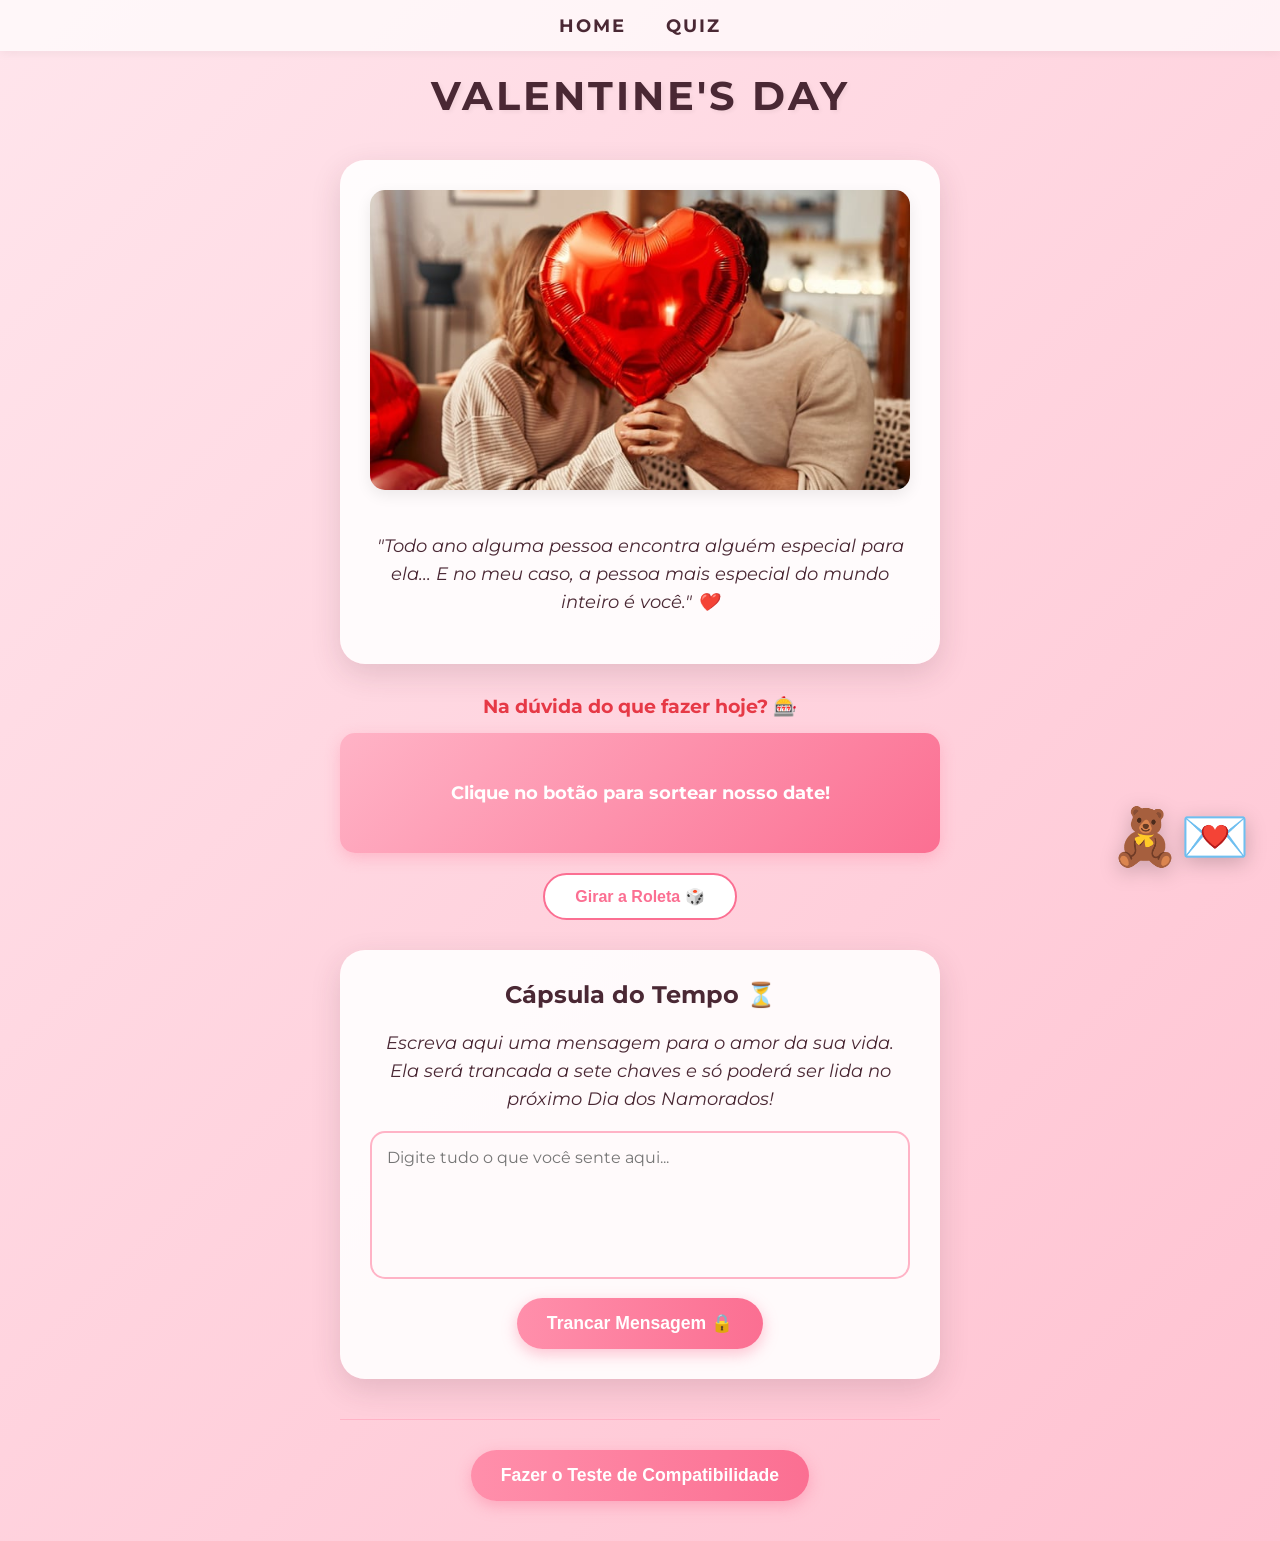
<file: site feito/index.html>
<!-- tudo oq vc botar aq vai aparecer sem nada, o html seria como o visual do site, vc pode criar botoes como o <a> no nav mas se nao tiver o js ele nao vai executar nada, o html é o visual o js é o background onde vc bota oq vai acontecer por tras quando vc clicar aquele botao  -->
<!DOCTYPE html>
<html lang="pt-br">
<head>
    <meta charset="UTF-8">
    <meta name="viewport" content="width=device-width, initial-scale=1.0">
    <title>Valentine's Day</title>
    <link href="https://fonts.googleapis.com/css2?family=Montserrat:wght@300;500;700&display=swap" rel="stylesheet">
    <!-- linka as fontes do google para o seu site. href é o link exato de onde vai pegar essa fonte. rel vai ser sempre padrao -->
    <link rel="stylesheet" href="style.css">
</head>
<body>

    <nav class="menu-navegacao">
        <!-- nav é o menu de navegação onde geralmente fica a home, e outras coisas. fica no topo do site.    o class é onde o css consegue identificar oq ele ta alterando e entrar em ação  -->
        <a href="#" onclick="mostrarAba('home')">HOME</a>
        <a href="#" onclick="mostrarAba('quiz')">QUIZ</a>
        <!-- você cria o <a> o botão, por exemplo o home,e ele ja vem junto com o href, o href seria onde a pessoa vai parar quando clicar no botão, quando você bota #, força o usuario a ficar na mesma pagina -->
            
        <!-- onclick vai chamar a funcao mostrarAba la no js. quando a pessoa clica em home por exemplo, o html vai ver essa função mostraraba(aba) no js e ai aba = "home" continua linha 8 js -->
    </nav>

    <header>
        <h1>Valentine's Day</h1>
    </header>

    <main class="conteudo-principal">
        <!-- main é o conteudo principal do site -->
        <div id="aba-home">
        <!-- O id serve para identificar um elemento único na página inteira. Não podem existir dois elementos com o mesmo id. -->
            <div class="card-romantico">
        <!-- A class serve para identificar um grupo de elementos que vão ter o mesmo estilo visual. Você pode repetir a mesma classe quantas vezes quiser no site. -->
                <img src="imagens.jpg" alt="foto do casal" class="foto-casal">
                <p class="texto-romantico">
                    "Todo ano alguma pessoa encontra alguém especial para ela... E no meu caso, a pessoa mais especial do mundo inteiro é você." ❤️
                </p>
            </div>
            
            <div class="area-roleta">
                <h3 class="titulo-roleta">Na dúvida do que fazer hoje? 🎰</h3>
                <div id="resultado-roleta" class="card-roleta">
                    <span>Clique no botão para sortear nosso date!</span>
                </div>
                <button class="btn-roleta" onclick="sortearDate()">Girar a Roleta 🎲</button>
            </div>

            <!-- INÍCIO CÁPSULA DO TEMPO NA HOME -->
            <div class="card-romantico" style="margin-top: 30px;">
                <h2 style="color: #4a2834; margin-top: 0;">Cápsula do Tempo ⏳</h2>
                
                <!-- ESTADO 1: ESCREVER MENSAGEM -->
                <div id="capsula-escrever">
                    <p class="texto-romantico">Escreva aqui uma mensagem para o amor da sua vida. Ela será trancada a sete chaves e só poderá ser lida no próximo Dia dos Namorados!</p>
                    <textarea id="texto-capsula" class="caixa-texto" placeholder="Digite tudo o que você sente aqui..." rows="6"></textarea>
                    <button class="btn-start" style="margin-top: 15px;" onclick="trancarCapsula()">Trancar Mensagem 🔒</button>
                </div>

                <!-- ESTADO 2: CADEADO E CONTADOR -->
                <div id="capsula-fechada" class="hidden">
                    <div style="font-size: 5rem; margin: 20px 0; animation: pulsar 2s infinite;">🔒</div>
                    <p class="texto-romantico">Sua mensagem está super protegida! Ela só será revelada quando esta contagem zerar:</p>
                    
                    <div class="caixa-contador">
                        <div class="tempo"><span id="dias">00</span><p>Dias</p></div>
                        <div class="tempo"><span id="horas">00</span><p>Horas</p></div>
                        <div class="tempo"><span id="minutos">00</span><p>Min</p></div>
                        <div class="tempo"><span id="segundos">00</span><p>Seg</p></div>
                    </div>

                    <!-- Botão para você testar (Pode apagar antes de enviar o site) -->
                    <button class="btn-resposta" style="margin-top: 20px; font-size: 0.8rem; padding: 10px;" onclick="abrirCapsulaForcada()">[Teste] Abrir Cápsula Agora</button>
                </div>

                <!-- ESTADO 3: MENSAGEM REVELADA -->
                <div id="capsula-aberta" class="hidden">
                    <div style="font-size: 5rem; margin: 20px 0;">🔓</div>
                    <h3 style="color: #e63946;">O tempo passou!</h3>
                    <p class="texto-romantico">Aqui está o que foi escrito no passado para você ler hoje:</p>
                    
                    <div class="caixa-mensagem-revelada">
                        <p id="mensagem-futuro-texto"></p>
                    </div>
                </div>
            </div>
            <!-- FIM CÁPSULA DO TEMPO NA HOME -->

            <div class="area-botao-start">
                <button class="btn-start" onclick="mostrarAba('quiz')">Fazer o Teste de Compatibilidade</button>
            </div>
        </div>

        <!-- ABA QUIZ -->
        <div id="aba-quiz" class="hidden">
            <div id="tela-inicio-quiz" class="card-romantico">
                <h2>Teste de Compatibilidade 💘</h2>
                <p>Será que a nossa sintonia continua afiada? Vamos ver se você acerta esses detalhes sobre a gente!</p>
                <button class="btn-start" style="margin-top: 20px;" onclick="iniciarQuiz()">Começar Quiz</button>
            </div>

            <div id="tela-perguntas" class="card-romantico hidden">
                <p id="contador-pergunta" style="color: #fb6f92; font-weight: bold; margin-bottom: 10px;">Pergunta 1 de 3</p>
                <h2 id="pergunta-texto">Carregando pergunta...</h2>
                <div class="botoes-quiz">
                    <button id="btn-resp-1" class="btn-resposta" onclick="proximaPergunta()">Opção 1</button>
                    <button id="btn-resp-2" class="btn-resposta" onclick="proximaPergunta()">Opção 2</button>
                </div>
            </div>

            <div id="loading-container" class="card-romantico hidden">
                <h2>Calculando Compatibilidade... ⏳</h2>
                <div class="barra-fundo">
                    <div id="barra-progresso" class="barra-cor"></div>
                </div>
                <p id="texto-loading">Analisando memórias juntos...</p>
            </div>

            <div id="resultado-container" class="card-romantico hidden">
                <h2 style="color: #e63946; font-size: 2rem;">Compatibilidade: 99.9% ❤️</h2>
                <p>Com uma nota dessas, a ciência comprova que a gente foi feito um pro outro...</p>
                <h1 style="font-family: 'Montserrat', sans-serif; font-weight: 700; font-size: 2rem; color: #4a2834; margin: 20px 0;">Feliz Dia dos Namorados!<br>Te amo infinito! ❤️</h1>
            </div>
        </div>

    </main>

    <!-- Ursinho Flutuante -->
    <div class="urso-flutuante" onclick="abrirCartinha()">🧸💌</div>

    <!-- Modal da Cartinha -->
    <div id="modal-carta" class="modal-fundo hidden">
        <div class="modal-conteudo card-romantico">
            <span class="fechar-modal" onclick="fecharCartinha()">&times;</span>
            <h2 style="color: #e63946; margin-top: 0;">Uma Cartinha para Você 💌</h2>
            <p style="font-size: 1.1rem; line-height: 1.6; color: #4a2834;">
                Meu amor, todos os dias ao seu lado são especiais, mas hoje é um ótimo pretexto para lembrar o quanto você é incrível e o quanto eu te amo. 
                <br><br>
                Obrigado por dividir a vida comigo. Feliz Dia dos Namorados! ❤️
            </p>
        </div>
    </div>

    <script src="script.js"></script>
</body>
</html>
</file>
<file: site feito/style.css>
body {
    margin: 0;
    padding: 0;
    min-height: 100vh; 
    background: linear-gradient(135deg, #ffe5ec 0%, #ffc2d1 100%);
    font-family: 'Montserrat', sans-serif;
    display: flex;
    flex-direction: column;
    align-items: center;
    position: relative; 
}

.menu-navegacao {
    width: 100%;
    background-color: rgba(255, 255, 255, 0.7);
    padding: 15px 0;
    display: flex;
    justify-content: center;
    gap: 40px;
    box-shadow: 0 2px 10px rgba(0, 0, 0, 0.05);
}

.menu-navegacao a {
    text-decoration: none;
    color: #4a2834;
    font-weight: bold;
    font-size: 1.1rem;
    letter-spacing: 2px;
    transition: color 0.3s;
}

.menu-navegacao a:hover {
    color: #ff4d4d;
}

header {
    text-align: center;
    padding: 20px 0;
}

header h1 {
    font-family: 'Montserrat', sans-serif;
    font-weight: 700;
    text-transform: uppercase;
    letter-spacing: 3px;
    color: #4a2834;
    font-size: 2.5rem;
    margin: 0;
    text-shadow: 2px 2px 4px rgba(0, 0, 0, 0.05);
}

.conteudo-principal {
    display: flex;
    flex-direction: column;
    align-items: center;
    padding: 20px;
    width: 100%;
    max-width: 600px;
}

.card-romantico {
    background-color: rgba(255, 255, 255, 0.9); 
    padding: 30px;
    border-radius: 25px;
    width: 100%;
    box-sizing: border-box;
    text-align: center;
    box-shadow: 0 10px 30px rgba(74, 40, 52, 0.15); 
    animation: surgir 0.8s ease-out;
    margin-bottom: 20px;
}

.foto-casal {
    width: 100%;
    max-height: 300px;
    object-fit: cover;
    border-radius: 15px;
    box-shadow: 0 5px 15px rgba(0, 0, 0, 0.08);
    margin-bottom: 20px;
}

.texto-romantico {
    font-size: 1.1rem;
    line-height: 1.6;
    color: #4a2834;
    font-style: italic;
}

/* ==========================================================================
   CÁPSULA DO TEMPO
   ========================================================================== */
.caixa-texto {
    width: 100%;
    box-sizing: border-box;
    padding: 15px;
    border: 2px solid #ffb3c6;
    border-radius: 15px;
    font-family: 'Montserrat', sans-serif;
    font-size: 1rem;
    color: #4a2834;
    resize: none;
    background-color: #fffafb;
    outline: none;
}

.caixa-texto:focus {
    border-color: #fb6f92;
}

.caixa-contador {
    display: flex;
    justify-content: center;
    gap: 15px;
    margin-top: 25px;
}

.tempo {
    background: linear-gradient(135deg, #ffb3c6 0%, #fb6f92 100%);
    color: white;
    padding: 15px;
    border-radius: 15px;
    min-width: 60px;
    box-shadow: 0 5px 15px rgba(251, 111, 146, 0.3);
}

.tempo span {
    font-size: 2rem;
    font-weight: bold;
    display: block;
}

.tempo p {
    margin: 5px 0 0 0;
    font-size: 0.9rem;
    text-transform: uppercase;
    font-weight: 500;
}

.caixa-mensagem-revelada {
    background-color: #ffe5ec;
    border-left: 5px solid #fb6f92;
    padding: 20px;
    border-radius: 10px;
    margin-top: 20px;
    text-align: left;
}

#mensagem-futuro-texto {
    font-size: 1.2rem;
    color: #4a2834;
    font-style: italic;
    white-space: pre-wrap;
    margin: 0;
}

/* ========================================================================== */

.area-roleta {
    margin-top: 30px;
    width: 100%;
    text-align: center;
}

.titulo-roleta {
    color: #e63946;
    margin-bottom: 15px;
    font-size: 1.2rem;
}

.card-roleta {
    background: linear-gradient(135deg, #ffb3c6 0%, #fb6f92 100%);
    color: white;
    padding: 20px;
    border-radius: 15px;
    font-size: 1.1rem;
    font-weight: bold;
    min-height: 80px;
    display: flex;
    align-items: center;
    justify-content: center;
    box-shadow: 0 5px 15px rgba(251, 111, 146, 0.3);
    margin-bottom: 20px;
    transition: transform 0.1s ease;
}

.card-roleta.sorteando {
    transform: scale(0.95);
    opacity: 0.8;
}

.btn-roleta {
    background-color: #fff;
    color: #fb6f92;
    border: 2px solid #fb6f92;
    padding: 12px 30px;
    border-radius: 25px;
    font-size: 1rem;
    font-weight: bold;
    cursor: pointer;
    transition: all 0.3s;
}

.btn-roleta:hover {
    background-color: #fb6f92;
    color: white;
}

.urso-flutuante {
    position: fixed;
    bottom: 30px;
    right: 30px;
    font-size: 3.5rem;
    cursor: pointer;
    z-index: 1000;
    filter: drop-shadow(0px 5px 10px rgba(0,0,0,0.2));
    transition: transform 0.2s;
}

.urso-flutuante:hover {
    transform: scale(1.1);
}

.modal-fundo {
    position: fixed;
    top: 0;
    left: 0;
    width: 100vw;
    height: 100vh;
    background-color: rgba(0, 0, 0, 0.6);
    display: flex;
    align-items: center;
    justify-content: center;
    z-index: 2000;
}

.modal-conteudo {
    max-width: 400px;
    position: relative;
    padding: 40px 30px;
}

.fechar-modal {
    position: absolute;
    top: 15px;
    right: 20px;
    font-size: 2rem;
    color: #4a2834;
    cursor: pointer;
    font-weight: bold;
    transition: color 0.2s;
}

.fechar-modal:hover {
    color: #e63946;
}

.area-botao-start {
    text-align: center;
    margin-top: 40px;
    margin-bottom: 20px;
    border-top: 1px solid #ffb3c6;
    padding-top: 30px;
}

.btn-start {
    background: linear-gradient(90deg, #ff8fab, #fb6f92);
    color: white;
    border: none;
    padding: 15px 30px;
    border-radius: 30px;
    font-size: 1.1rem;
    font-weight: bold;
    cursor: pointer;
    box-shadow: 0 5px 15px rgba(251, 111, 146, 0.4);
    transition: transform 0.2s;
}

.btn-start:hover {
    transform: scale(1.05);
}

.botoes-quiz {
    display: flex;
    flex-direction: column;
    gap: 15px;
    margin-top: 25px;
}

.btn-resposta {
    background-color: #fff;
    border: 2px solid #ffb3c6;
    color: #4a2834;
    padding: 15px;
    border-radius: 15px;
    font-size: 1rem;
    font-weight: bold;
    cursor: pointer;
    transition: all 0.3s;
}

.btn-resposta:hover {
    background-color: #ffb3c6;
    color: white;
}

.hidden {
    /* esse .hidden pode ser qualquer nome, depende oq vc vai botar no js, poderia ser por exemplo classlist.add("a") no js q aq seria .a com o display none para fazer o elemento sumir */
    display: none !important;
    /* existem varios tipos de display, esse display: none significa, literalmente: "Não exista na tela". é oq faz o elemento sumir da tela*/
    /* ele não apenas deixa o elemento transparente; ele remove o espaço dele. É como se o elemento fosse apagado do mapa. O botão some, o texto some, a caixona some. */
    
    /* display: block; significa: "Apareça como um bloco sólido".
    display: flex; significa: "Apareça e organize seus filhos em linha ou coluna". */

    /* O !important é uma ferramenta do CSS que significa, literalmente: "Isso aqui é prioridade máxima, ignore qualquer outra ordem!". */
}

.barra-fundo {
    width: 100%;
    height: 25px;
    background-color: #ffe5ec;
    border-radius: 15px;
    overflow: hidden;
    margin: 20px 0;
}

.barra-cor {
    height: 100%;
    width: 0%;
    background: linear-gradient(90deg, #ff8fab, #fb6f92);
    transition: width 0.5s ease;
}

@keyframes surgir {
    from { opacity: 0; transform: translateY(20px); }
    to { opacity: 1; transform: translateY(0); }
}

/* Mantive a animação de pulsar aqui só porque o cadeado da cápsula usa ela no HTML! */
@keyframes pulsar {
    0% { transform: scale(1); }
    50% { transform: scale(1.05); }
    100% { transform: scale(1); }
}

@media (max-width: 600px) {
    .urso-flutuante {
        bottom: 20px;
        right: 20px;
        font-size: 3rem;
    }
}
</file>
